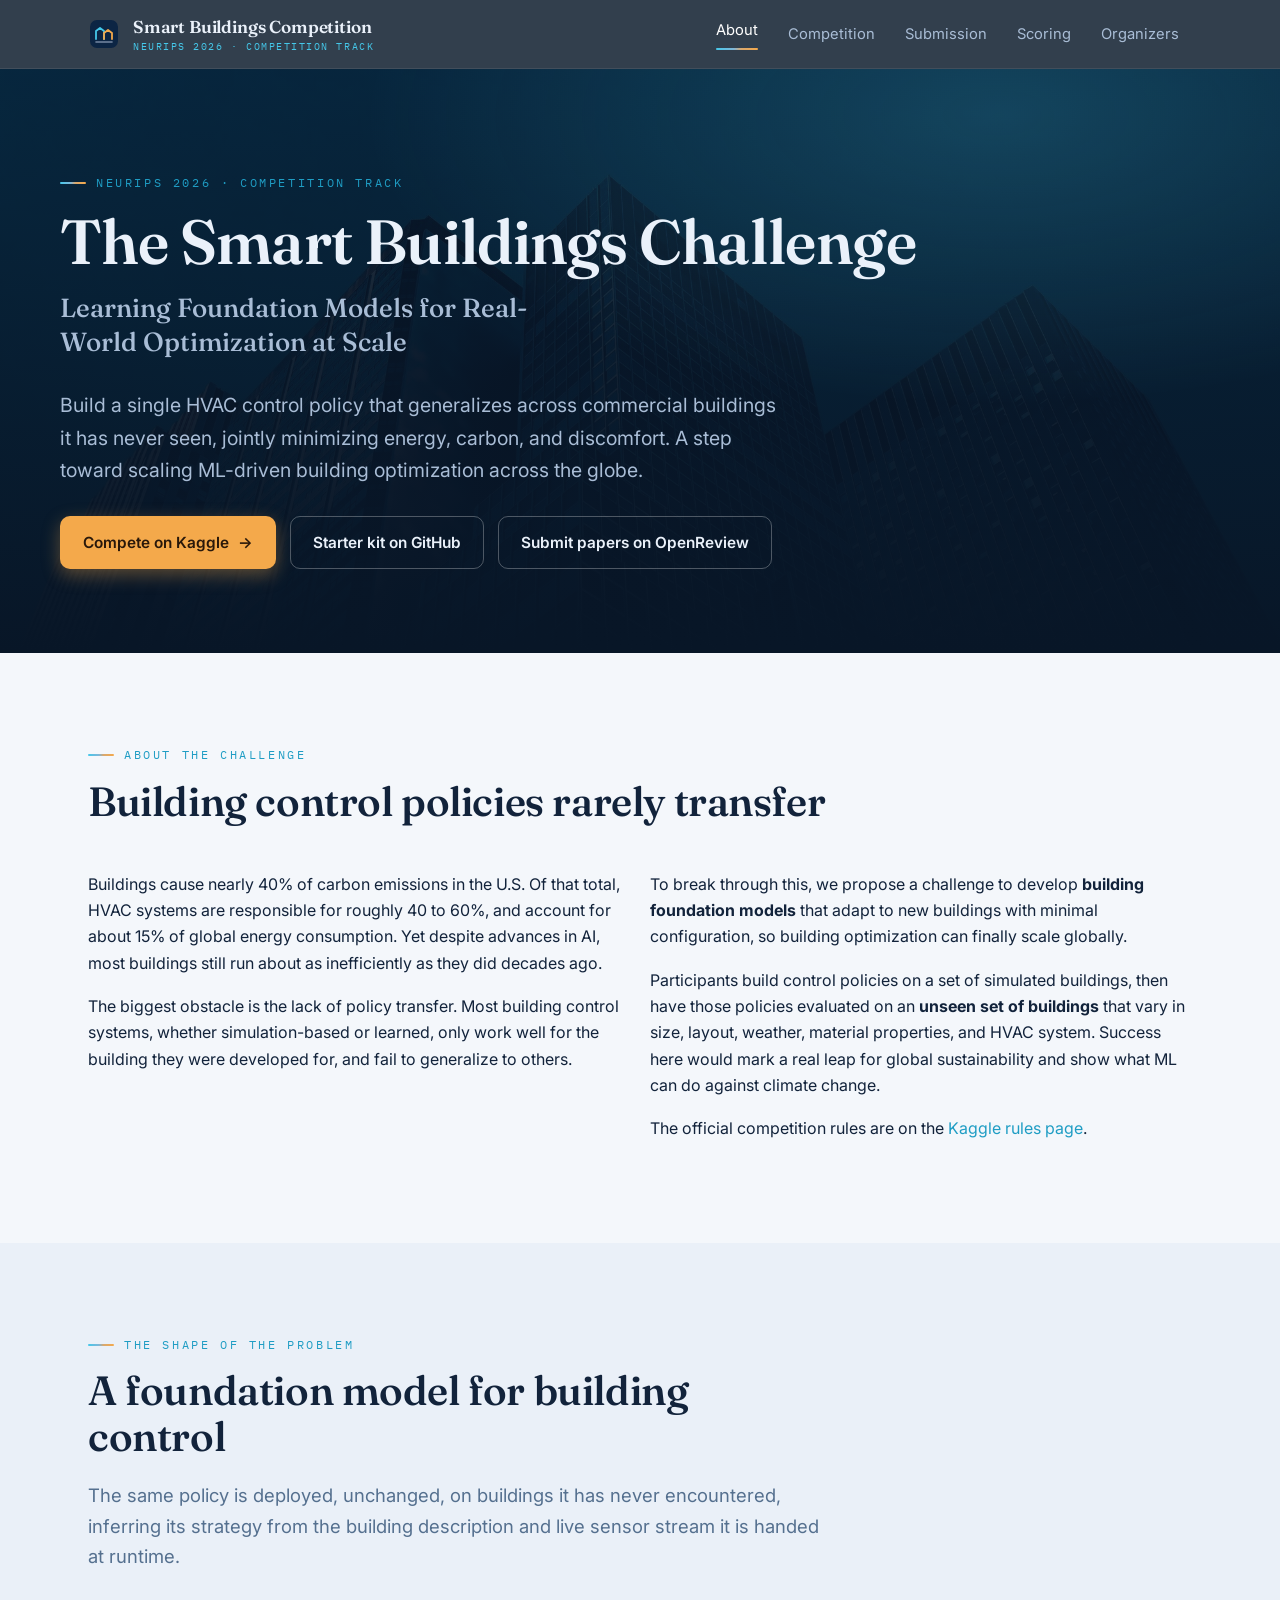
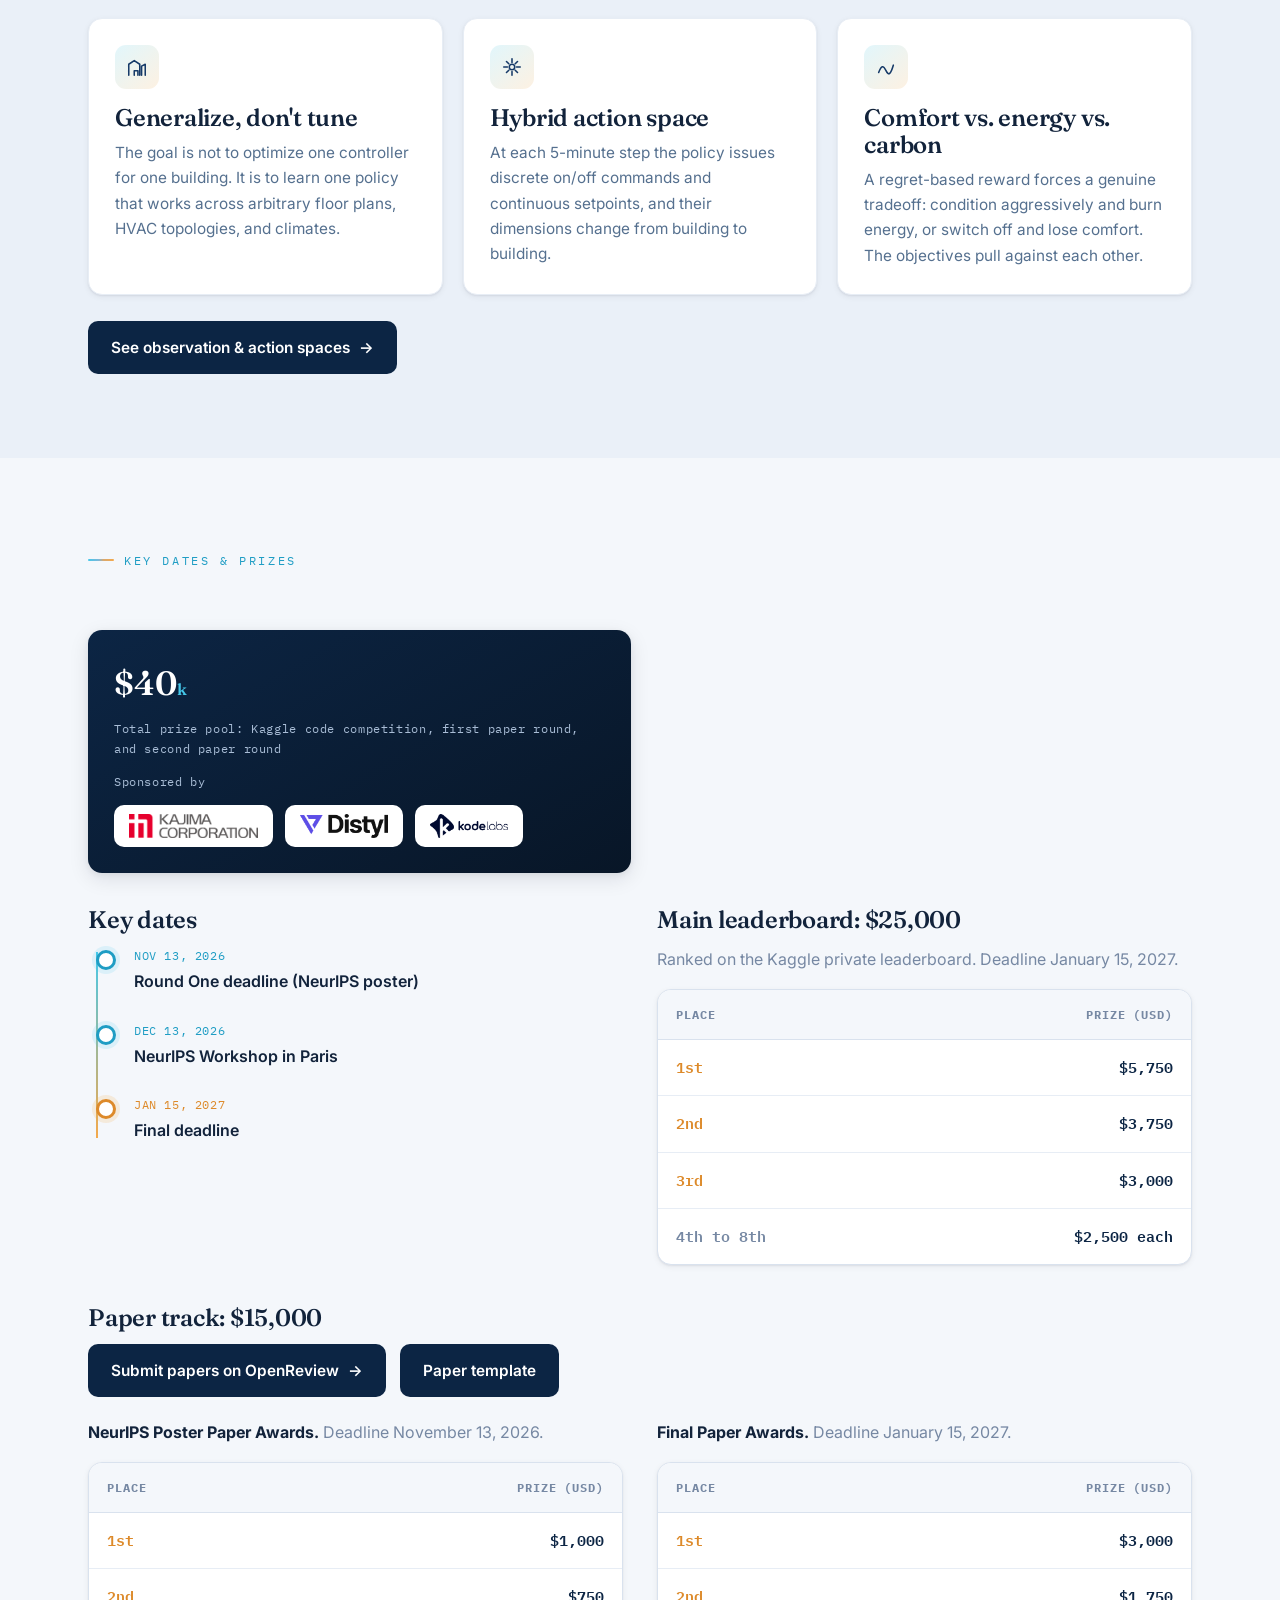
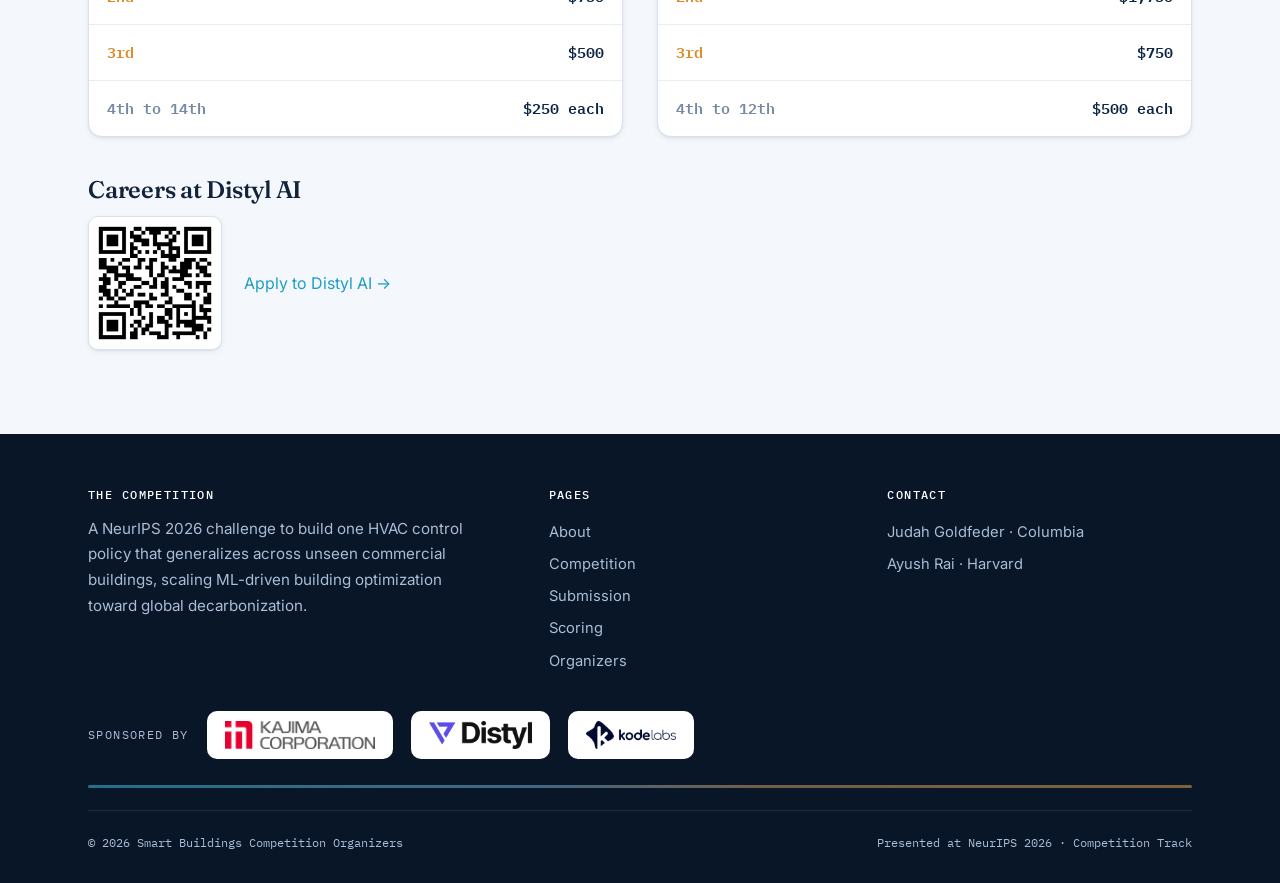
<file: index.html>
<!DOCTYPE html>
<html lang="en">
<head>
<meta charset="utf-8">
<meta name="viewport" content="width=device-width, initial-scale=1">
<title>Smart Buildings Competition 2026</title>
<meta name="description" content="A NeurIPS 2026 challenge to build one HVAC control policy that generalizes across unseen commercial buildings.">
<link rel="canonical" href="https://smart-buildings-2026.github.io/competition/">
<meta property="og:type" content="website">
<meta property="og:site_name" content="Smart Buildings Competition 2026">
<meta property="og:url" content="https://smart-buildings-2026.github.io/competition/">
<meta property="og:title" content="Smart Buildings Competition 2026">
<meta property="og:description" content="A NeurIPS 2026 challenge to build one HVAC control policy that generalizes across unseen commercial buildings.">
<meta property="og:image" content="https://smart-buildings-2026.github.io/competition/assets/images/og-preview.jpg">
<meta property="og:image:width" content="1200">
<meta property="og:image:height" content="630">
<meta property="og:image:alt" content="Glass office towers against a blue sky">
<meta name="twitter:card" content="summary_large_image">
<meta name="twitter:title" content="Smart Buildings Competition 2026">
<meta name="twitter:description" content="A NeurIPS 2026 challenge to build one HVAC control policy that generalizes across unseen commercial buildings.">
<meta name="twitter:image" content="https://smart-buildings-2026.github.io/competition/assets/images/og-preview.jpg">
<link rel="preconnect" href="https://fonts.googleapis.com">
<link rel="preconnect" href="https://fonts.gstatic.com" crossorigin>
<link href="https://fonts.googleapis.com/css2?family=Fraunces:opsz,wght@9..144,400..600&family=Inter:wght@400;500;600&family=IBM+Plex+Mono:wght@400;500&display=swap" rel="stylesheet">
<link rel="stylesheet" href="assets/css/style.css?v=4">
</head>
<body>

<!-- HERO -->
<section class="hero">
  <div class="hero__bg" style="background-image:url('assets/images/hero_buildings.jpg')"></div>
  <div class="hero__scrim"></div>
  <div class="wrap hero__inner">
    <p class="eyebrow">NeurIPS 2026 &middot; Competition Track</p>
    <h1>The Smart Buildings Challenge<span class="hero__sub">Learning Foundation Models for Real-World Optimization at Scale</span></h1>
    <p class="hero__lede">Build a single HVAC control policy that generalizes across commercial buildings it has never seen, jointly minimizing energy, carbon, and discomfort. A step toward scaling ML-driven building optimization across the globe.</p>
    <div class="hero__cta">
      <a class="btn btn--primary" href="https://www.kaggle.com/competitions/neurips-2026-smart-buildings" target="_blank" rel="noopener">Compete on Kaggle <span class="btn__arrow">&rarr;</span></a>
      <a class="btn btn--ghost" href="https://github.com/smart-buildings-2026/starter-kit" target="_blank" rel="noopener">Starter kit on GitHub</a>
      <a class="btn btn--ghost" href="https://openreview.net/group?id=NeurIPS.cc/2026/Workshop/SB26_Challenge" target="_blank" rel="noopener">Submit papers on OpenReview</a>
    </div>
  </div>
</section>

<!-- ABOUT -->
<section class="section">
  <div class="wrap">
    <div class="section-head reveal">
      <p class="eyebrow">About the challenge</p>
      <h2>Building control policies rarely transfer</h2>
    </div>
    <div class="grid grid--2" style="align-items:start">
      <div class="prose reveal">
        <p>Buildings cause nearly 40% of carbon emissions in the U.S. Of that total, HVAC systems are responsible for roughly 40 to 60%, and account for about 15% of global energy consumption. Yet despite advances in AI, most buildings still run about as inefficiently as they did decades ago.</p>
        <p>The biggest obstacle is the lack of policy transfer. Most building control systems, whether simulation-based or learned, only work well for the building they were developed for, and fail to generalize to others.</p>
      </div>
      <div class="prose reveal">
        <p>To break through this, we propose a challenge to develop <b>building foundation models</b> that adapt to new buildings with minimal configuration, so building optimization can finally scale globally.</p>
        <p>Participants build control policies on a set of simulated buildings, then have those policies evaluated on an <b>unseen set of buildings</b> that vary in size, layout, weather, material properties, and HVAC system. Success here would mark a real leap for global sustainability and show what ML can do against climate change.</p>
        <p>The official competition rules are on the <a href="https://www.kaggle.com/competitions/neurips-2026-smart-buildings/rules" target="_blank" rel="noopener">Kaggle rules page</a>.</p>
      </div>
    </div>
  </div>
</section>

<!-- WHAT YOU'LL DO (tiles) -->
<section class="section section--paper2">
  <div class="wrap">
    <div class="section-head reveal">
      <p class="eyebrow">The shape of the problem</p>
      <h2>A foundation model for building control</h2>
      <p class="lede">The same policy is deployed, unchanged, on buildings it has never encountered, inferring its strategy from the building description and live sensor stream it is handed at runtime.</p>
    </div>
    <div class="grid grid--3">
      <div class="tile reveal"><span class="tile__tag"></span>
        <div class="tile__ic">
          <svg width="22" height="22" viewBox="0 0 24 24" fill="none" stroke="currentColor" stroke-width="1.7"><path d="M3 21V9l6-4 6 4v12M9 21v-5h4v5M17 21V11l4-2v12" stroke-linecap="round" stroke-linejoin="round"/></svg>
        </div>
        <h3>Generalize, don't tune</h3>
        <p>The goal is not to optimize one controller for one building. It is to learn one policy that works across arbitrary floor plans, HVAC topologies, and climates.</p>
      </div>
      <div class="tile reveal"><span class="tile__tag"></span>
        <div class="tile__ic">
          <svg width="22" height="22" viewBox="0 0 24 24" fill="none" stroke="currentColor" stroke-width="1.7"><path d="M12 3v4M12 17v4M3 12h4M17 12h4M6 6l2.5 2.5M15.5 15.5 18 18M18 6l-2.5 2.5M8.5 15.5 6 18" stroke-linecap="round"/><circle cx="12" cy="12" r="3"/></svg>
        </div>
        <h3>Hybrid action space</h3>
        <p>At each 5-minute step the policy issues discrete on/off commands and continuous setpoints, and their dimensions change from building to building.</p>
      </div>
      <div class="tile reveal"><span class="tile__tag"></span>
        <div class="tile__ic">
          <svg width="22" height="22" viewBox="0 0 24 24" fill="none" stroke="currentColor" stroke-width="1.7"><path d="M4 18c3-8 5-8 8-2s5 4 8-6" stroke-linecap="round" stroke-linejoin="round"/></svg>
        </div>
        <h3>Comfort vs. energy vs. carbon</h3>
        <p>A regret-based reward forces a genuine tradeoff: condition aggressively and burn energy, or switch off and lose comfort. The objectives pull against each other.</p>
      </div>
    </div>
    <div style="margin-top:26px" class="reveal">
      <a class="btn btn--dark" href="competition.html">See observation &amp; action spaces <span class="btn__arrow">&rarr;</span></a>
    </div>
  </div>
</section>

<!-- DATES & PRIZES -->
<section class="section">
  <div class="wrap">
    <div class="section-head reveal">
      <p class="eyebrow">Key dates &amp; prizes</p>
    </div>
    <div class="ack reveal" style="margin:0 0 34px">
      <div class="ack__card">
        <div class="ack__amt">$40<span class="u">k</span></div>
        <div class="ack__by">Total prize pool: Kaggle code competition, first paper round, and second paper round</div>
        <div class="ack__by" style="margin-top:12px">Sponsored by</div>
        <div class="ack__logos">
          <a class="sponsor-chip" href="https://www.kajima.co.jp/english/" target="_blank" rel="noopener"><img src="assets/images/kajima.png" alt="Kajima Corporation"></a>
          <a class="sponsor-chip" href="https://www.distyl.ai/" target="_blank" rel="noopener"><img src="assets/images/distyl-logo.png" alt="Distyl AI"></a>
          <a class="sponsor-chip" href="https://kodelabs.com/" target="_blank" rel="noopener"><img src="assets/images/kodelabs-logo.png" alt="KODE Labs"></a>
        </div>
      </div>
    </div>
    <div class="grid grid--2" style="align-items:start;gap:34px">
      <div class="reveal">
        <h3 style="margin-top:0">Key dates</h3>
        <div class="timeline">
          <div class="tl-item"><div class="tl-date">Nov 13, 2026</div><div class="tl-title">Round One deadline (NeurIPS poster)</div></div>
          <div class="tl-item"><div class="tl-date">Dec 13, 2026</div><div class="tl-title">NeurIPS Workshop in Paris</div></div>
          <div class="tl-item is-final"><div class="tl-date">Jan 15, 2027</div><div class="tl-title">Final deadline</div></div>
        </div>
      </div>
      <div class="reveal">
        <h3 style="margin-top:0">Main leaderboard: $25,000</h3>
        <p style="color:var(--text-soft);margin-top:0">Ranked on the Kaggle private leaderboard. Deadline January 15, 2027.</p>
        <div class="lb-wrap">
          <table class="lb">
            <thead><tr><th style="cursor:default">Place</th><th class="num" style="cursor:default">Prize (USD)</th></tr></thead>
            <tbody>
              <tr><td class="lb-rank top">1st</td><td class="lb-score">$5,750</td></tr>
              <tr><td class="lb-rank top">2nd</td><td class="lb-score">$3,750</td></tr>
              <tr><td class="lb-rank top">3rd</td><td class="lb-score">$3,000</td></tr>
              <tr><td class="lb-rank" style="white-space:nowrap">4th to 8th</td><td class="lb-score">$2,500 each</td></tr>
            </tbody>
          </table>
        </div>
      </div>
    </div>

    <h3 class="reveal" style="margin-top:40px">Paper track: $15,000</h3>
    <div class="reveal" style="display:flex;flex-wrap:wrap;gap:14px;margin:4px 0 22px">
      <a class="btn btn--dark" href="https://openreview.net/group?id=NeurIPS.cc/2026/Workshop/SB26_Challenge" target="_blank" rel="noopener">Submit papers on OpenReview <span class="btn__arrow">&rarr;</span></a>
      <a class="btn btn--dark" href="https://drive.google.com/file/d/1NHtpV2Kwz39wuPDwA2FiyVWaQr7vGbWt/view" target="_blank" rel="noopener">Paper template</a>
    </div>
    <div class="grid grid--2 reveal" style="align-items:start;gap:34px">
      <div>
        <p style="color:var(--text-soft);margin-top:0"><b style="color:var(--text)">NeurIPS Poster Paper Awards.</b> Deadline November 13, 2026.</p>
        <div class="lb-wrap">
          <table class="lb">
            <thead><tr><th style="cursor:default">Place</th><th class="num" style="cursor:default">Prize (USD)</th></tr></thead>
            <tbody>
              <tr><td class="lb-rank top">1st</td><td class="lb-score">$1,000</td></tr>
              <tr><td class="lb-rank top">2nd</td><td class="lb-score">$750</td></tr>
              <tr><td class="lb-rank top">3rd</td><td class="lb-score">$500</td></tr>
              <tr><td class="lb-rank" style="white-space:nowrap">4th to 14th</td><td class="lb-score">$250 each</td></tr>
            </tbody>
          </table>
        </div>
      </div>
      <div>
        <p style="color:var(--text-soft);margin-top:0"><b style="color:var(--text)">Final Paper Awards.</b> Deadline January 15, 2027.</p>
        <div class="lb-wrap">
          <table class="lb">
            <thead><tr><th style="cursor:default">Place</th><th class="num" style="cursor:default">Prize (USD)</th></tr></thead>
            <tbody>
              <tr><td class="lb-rank top">1st</td><td class="lb-score">$3,000</td></tr>
              <tr><td class="lb-rank top">2nd</td><td class="lb-score">$1,750</td></tr>
              <tr><td class="lb-rank top">3rd</td><td class="lb-score">$750</td></tr>
              <tr><td class="lb-rank" style="white-space:nowrap">4th to 12th</td><td class="lb-score">$500 each</td></tr>
            </tbody>
          </table>
        </div>
      </div>
    </div>

    <h3 class="reveal" style="margin-top:40px">Careers at Distyl AI</h3>
    <div class="careers reveal">
      <a class="sponsor-chip sponsor-chip--qr" href="https://jobs.ashbyhq.com/Distyl/form/neur-ips-2026" target="_blank" rel="noopener"><img src="assets/images/distyl-ai-qrcode.png" alt="QR code: Distyl AI careers application for NeurIPS 2026"></a>
      <div class="careers__text">
        <a href="https://jobs.ashbyhq.com/Distyl/form/neur-ips-2026" target="_blank" rel="noopener">Apply to Distyl AI &rarr;</a>
      </div>
    </div>
  </div>
</section>

<script src="assets/js/site.js?v=4"></script>
</body>
</html>
</file>
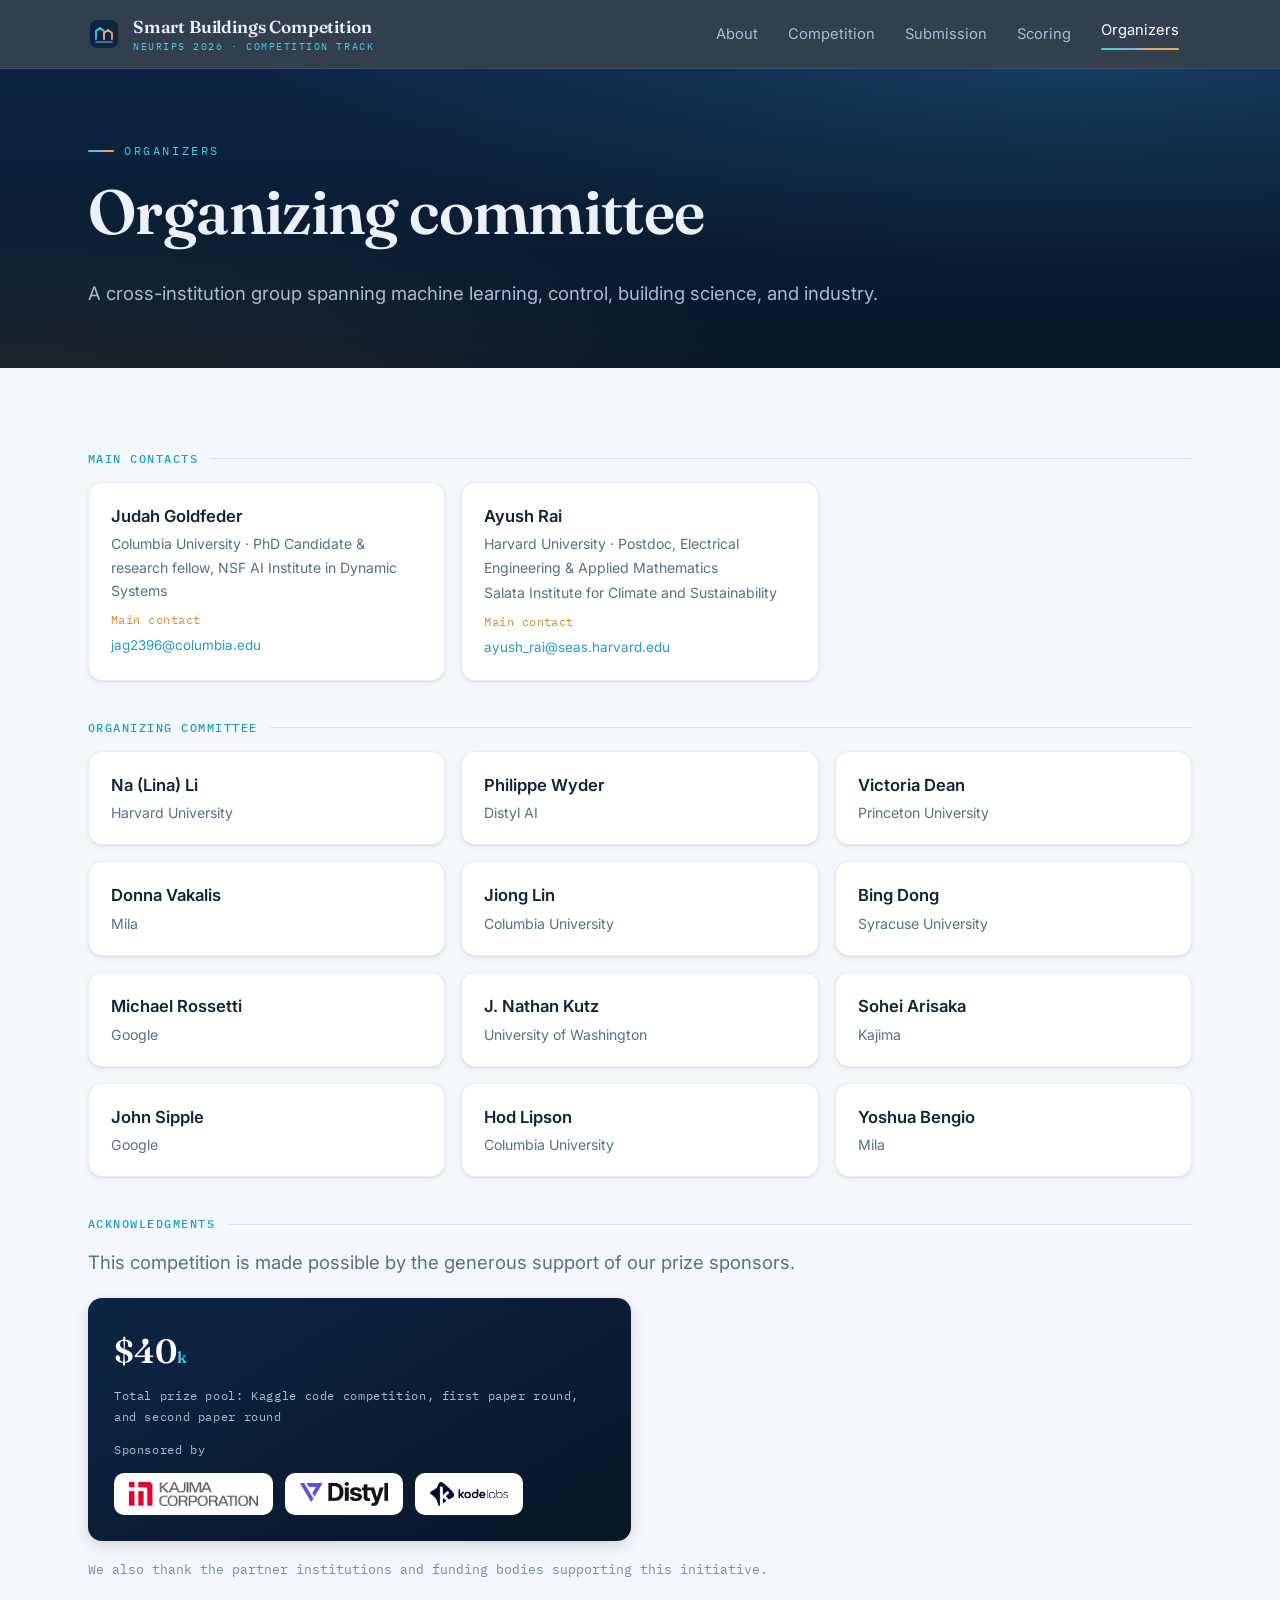
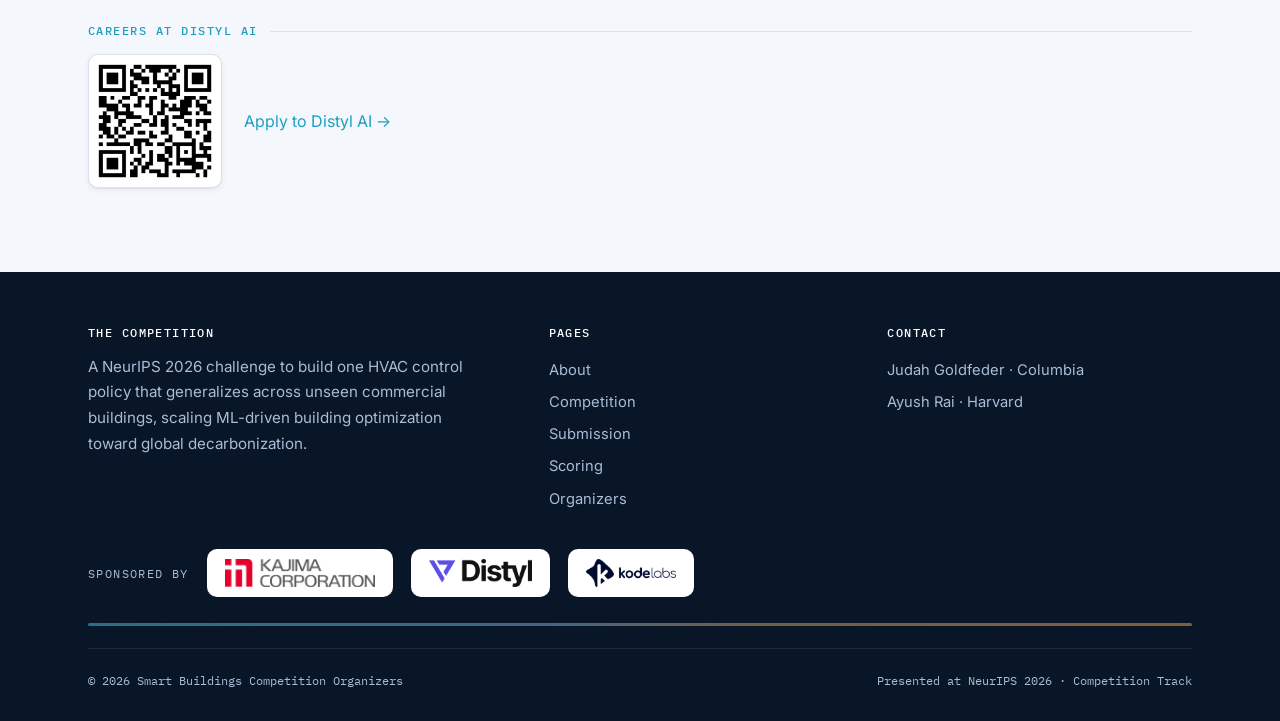
<file: organizers.html>
<!DOCTYPE html>
<html lang="en">
<head>
<meta charset="utf-8">
<meta name="viewport" content="width=device-width, initial-scale=1">
<title>Organizers | Smart Buildings Competition 2026</title>
<meta name="description" content="The organizing committee and acknowledgments.">
<link rel="canonical" href="https://smart-buildings-2026.github.io/competition/organizers.html">
<meta property="og:type" content="website">
<meta property="og:site_name" content="Smart Buildings Competition 2026">
<meta property="og:url" content="https://smart-buildings-2026.github.io/competition/organizers.html">
<meta property="og:title" content="Organizers | Smart Buildings Competition 2026">
<meta property="og:description" content="The organizing committee and acknowledgments.">
<meta property="og:image" content="https://smart-buildings-2026.github.io/competition/assets/images/og-preview.jpg">
<meta property="og:image:width" content="1200">
<meta property="og:image:height" content="630">
<meta property="og:image:alt" content="Glass office towers against a blue sky">
<meta name="twitter:card" content="summary_large_image">
<meta name="twitter:title" content="Organizers | Smart Buildings Competition 2026">
<meta name="twitter:description" content="The organizing committee and acknowledgments.">
<meta name="twitter:image" content="https://smart-buildings-2026.github.io/competition/assets/images/og-preview.jpg">
<link rel="preconnect" href="https://fonts.googleapis.com">
<link rel="preconnect" href="https://fonts.gstatic.com" crossorigin>
<link href="https://fonts.googleapis.com/css2?family=Fraunces:opsz,wght@9..144,400..600&family=Inter:wght@400;500;600&family=IBM+Plex+Mono:wght@400;500&display=swap" rel="stylesheet">
<link rel="stylesheet" href="assets/css/style.css?v=4">
</head>
<body>

<section class="page-hero section--ink">
  <div class="wrap">
    <p class="eyebrow">Organizers</p>
    <h1>Organizing committee</h1>
    <p class="lede">A cross-institution group spanning machine learning, control, building science, and industry.</p>
  </div>
</section>

<section class="section">
  <div class="wrap">

    <div class="org-group reveal">
      <h3>Main contacts</h3>
      <div class="people">
        <div class="person">
          <div class="person__name">Judah Goldfeder</div>
          <div class="person__role">Columbia University &middot; PhD Candidate &amp; research fellow, NSF AI Institute in Dynamic Systems</div>
          <span class="person__lead">Main contact</span>
          <div><a href="mailto:jag2396@columbia.edu">jag2396@columbia.edu</a></div>
        </div>
        <div class="person">
          <div class="person__name">Ayush Rai</div>
          <div class="person__role">Harvard University &middot; Postdoc, Electrical Engineering &amp; Applied Mathematics</div>
          <div class="person__role">Salata Institute for Climate and Sustainability</div>
          <span class="person__lead">Main contact</span>
          <div><a href="mailto:ayush_rai@seas.harvard.edu">ayush_rai@seas.harvard.edu</a></div>
        </div>
      </div>
    </div>

    <div class="org-group reveal">
      <h3>Organizing committee</h3>
      <div class="people">
        <div class="person"><div class="person__name">Na (Lina) Li</div><div class="person__role">Harvard University</div></div>
        <div class="person"><div class="person__name">Philippe Wyder</div><div class="person__role">Distyl AI</div></div>
        <div class="person"><div class="person__name">Victoria Dean</div><div class="person__role">Princeton University</div></div>
        <div class="person"><div class="person__name">Donna Vakalis</div><div class="person__role">Mila</div></div>
        <div class="person"><div class="person__name">Jiong Lin</div><div class="person__role">Columbia University</div></div>
        <div class="person"><div class="person__name">Bing Dong</div><div class="person__role">Syracuse University</div></div>
        <div class="person"><div class="person__name">Michael Rossetti</div><div class="person__role">Google</div></div>
        <div class="person"><div class="person__name">J. Nathan Kutz</div><div class="person__role">University of Washington</div></div>
        <div class="person"><div class="person__name">Sohei Arisaka</div><div class="person__role">Kajima</div></div>
        <div class="person"><div class="person__name">John Sipple</div><div class="person__role">Google</div></div>
        <div class="person"><div class="person__name">Hod Lipson</div><div class="person__role">Columbia University</div></div>
        <div class="person"><div class="person__name">Yoshua Bengio</div><div class="person__role">Mila</div></div>
      </div>
    </div>

    <div class="org-group reveal" style="margin-bottom:0">
      <h3>Acknowledgments</h3>
      <p class="lede" style="margin-bottom:20px">This competition is made possible by the generous support of our prize sponsors.</p>
      <div class="ack">
        <div class="ack__card">
          <div class="ack__amt">$40<span class="u">k</span></div>
          <div class="ack__by">Total prize pool: Kaggle code competition, first paper round, and second paper round</div>
          <div class="ack__by" style="margin-top:12px">Sponsored by</div>
        <div class="ack__logos">
          <a class="sponsor-chip" href="https://www.kajima.co.jp/english/" target="_blank" rel="noopener"><img src="assets/images/kajima.png" alt="Kajima Corporation"></a>
          <a class="sponsor-chip" href="https://www.distyl.ai/" target="_blank" rel="noopener"><img src="assets/images/distyl-logo.png" alt="Distyl AI"></a>
          <a class="sponsor-chip" href="https://kodelabs.com/" target="_blank" rel="noopener"><img src="assets/images/kodelabs-logo.png" alt="KODE Labs"></a>
        </div>
        </div>
      </div>
      <p style="color:var(--text-soft);font-family:var(--ff-mono);font-size:.8rem;margin-top:18px">We also thank the partner institutions and funding bodies supporting this initiative.</p>
    </div>

    <div class="org-group reveal" style="margin-top:44px;margin-bottom:0">
      <h3>Careers at Distyl AI</h3>
      <div class="careers">
        <a class="sponsor-chip sponsor-chip--qr" href="https://jobs.ashbyhq.com/Distyl/form/neur-ips-2026" target="_blank" rel="noopener"><img src="assets/images/distyl-ai-qrcode.png" alt="QR code: Distyl AI careers application for NeurIPS 2026"></a>
        <div class="careers__text">
          <a href="https://jobs.ashbyhq.com/Distyl/form/neur-ips-2026" target="_blank" rel="noopener">Apply to Distyl AI &rarr;</a>
        </div>
      </div>
    </div>

  </div>
</section>

<script src="assets/js/site.js?v=4"></script>
</body>
</html>
</file>
<file: assets/css/style.css>
/* ============================================================
   Smart Buildings Competition 2026
   Shared stylesheet
   Palette: deep navy ink + cool/warm dual accent
   (cyan = cooling, amber = heating/energy — the reward tradeoff)
   ============================================================ */

:root {
  /* Core navy scale */
  --ink:      #081627;
  --navy:     #0c2544;
  --slate:    #163a68;
  --steel:    #2c568f;

  /* Accents — the comfort/energy spectrum */
  --cool:     #45c8ea;   /* cooling air */
  --cool-dk:  #1f9dc4;
  --warm:     #f4a94b;   /* heating / energy */
  --warm-dk:  #dd8a2a;

  /* Surfaces & text */
  --paper:    #f4f7fb;
  --paper-2:  #eaf0f8;
  --card:     #ffffff;
  --text:     #12233b;
  --text-dim: #55708f;
  --text-soft:#7688a3;
  --line:     #d9e2ee;
  --line-soft:#e7edf5;

  /* On-dark text */
  --on-dark:      #eaf1fa;
  --on-dark-dim:  #a9bdd6;

  /* Signature gradient: cool -> warm */
  --spectrum: linear-gradient(90deg, var(--cool) 0%, #7fb6d8 42%, #d9a86e 60%, var(--warm) 100%);

  --maxw: 1160px;
  --radius: 14px;
  --radius-sm: 9px;

  --shadow-sm: 0 1px 2px rgba(8,22,39,.06), 0 2px 6px rgba(8,22,39,.06);
  --shadow-md: 0 6px 20px rgba(8,22,39,.10), 0 2px 6px rgba(8,22,39,.06);
  --shadow-lg: 0 18px 50px rgba(8,22,39,.18);

  --ff-display: "Fraunces", Georgia, "Times New Roman", serif;
  --ff-body: "Inter", system-ui, -apple-system, Segoe UI, Roboto, sans-serif;
  --ff-mono: "IBM Plex Mono", ui-monospace, SFMono-Regular, Menlo, monospace;
}

* { box-sizing: border-box; }

html { scroll-behavior: smooth; scroll-padding-top: 92px; }

body {
  margin: 0;
  font-family: var(--ff-body);
  color: var(--text);
  background: var(--paper);
  line-height: 1.65;
  -webkit-font-smoothing: antialiased;
  text-rendering: optimizeLegibility;
}

img { max-width: 100%; display: block; }
a { color: var(--cool-dk); text-decoration: none; }
a:hover { text-decoration: underline; }

/* ---------- Layout helpers ---------- */
.wrap { max-width: var(--maxw); margin: 0 auto; padding: 0 28px; }
.section { padding: 84px 0; }
.section--tight { padding: 56px 0; }
.section--paper2 { background: var(--paper-2); }
.section--ink {
  background:
    radial-gradient(120% 140% at 85% -10%, rgba(69,200,234,.16), transparent 55%),
    radial-gradient(120% 140% at 0% 120%, rgba(244,169,75,.12), transparent 55%),
    linear-gradient(180deg, var(--navy), var(--ink));
  color: var(--on-dark);
}
.section--ink .lede { color: var(--on-dark-dim); }

.spectrum-rule {
  height: 3px; width: 100%; border: 0; margin: 0;
  background: var(--spectrum);
  border-radius: 3px;
}

/* ---------- Type ---------- */
h1, h2, h3, h4 { font-family: var(--ff-display); font-weight: 560; line-height: 1.12; letter-spacing: -.01em; margin: 0 0 .5em; }
h1 { font-size: clamp(2.3rem, 5.2vw, 3.9rem); font-weight: 600; }
h2 { font-size: clamp(1.7rem, 3.4vw, 2.55rem); }
h3 { font-size: clamp(1.2rem, 2vw, 1.5rem); }
p { margin: 0 0 1.05em; }

.eyebrow {
  font-family: var(--ff-mono);
  font-size: .74rem;
  letter-spacing: .22em;
  text-transform: uppercase;
  color: var(--cool-dk);
  margin: 0 0 14px;
  display: inline-flex;
  align-items: center;
  gap: 10px;
}
.eyebrow::before {
  content: ""; width: 26px; height: 2px; background: var(--spectrum); border-radius: 2px;
}
.section--ink .eyebrow { color: var(--cool); }

.lede {
  font-size: 1.16rem;
  color: var(--text-dim);
  max-width: 68ch;
}
.section-head { max-width: 74ch; margin-bottom: 46px; }

/* ---------- Header / nav ---------- */
.site-header {
  position: sticky; top: 0; z-index: 50;
  background: rgba(8,22,39,.82);
  backdrop-filter: saturate(140%) blur(12px);
  -webkit-backdrop-filter: saturate(140%) blur(12px);
  border-bottom: 1px solid rgba(255,255,255,.08);
}
.nav {
  display: flex; align-items: center; justify-content: space-between;
  height: 68px; gap: 20px;
}
.brand { display: flex; align-items: center; gap: 13px; color: var(--on-dark); font-weight: 600; }
.brand:hover { text-decoration: none; }
.brand__mark { width: 32px; height: 32px; flex: none; }
.brand__name {
  font-family: var(--ff-display);
  font-size: 1.08rem;
  letter-spacing: -.01em;
  line-height: 1.2;
  white-space: nowrap;
}
.brand__name small {
  display: block; font-family: var(--ff-mono); font-weight: 400;
  font-size: .6rem; letter-spacing: .16em; color: var(--cool);
  text-transform: uppercase; margin-top: 4px; line-height: 1;
}
.nav__links { display: flex; align-items: center; gap: 4px; }
.nav__links a {
  color: var(--on-dark-dim); font-size: .92rem; padding: 8px 13px; border-radius: 8px;
  transition: color .18s, background .18s;
}
.nav__links a:hover { color: #fff; background: rgba(255,255,255,.07); text-decoration: none; }
.nav__links a.active { color: #fff; }
.nav__links a.active::after {
  content: ""; display: block; height: 2px; margin-top: 5px; border-radius: 2px; background: var(--spectrum);
}
.nav__cta {
  margin-left: 6px; background: var(--warm); color: #29180a !important; font-weight: 600;
  padding: 8px 16px !important; border-radius: 8px;
}
.nav__cta:hover { background: #ffbc63; text-decoration: none; }

.nav__toggle {
  display: none; background: none; border: 1px solid rgba(255,255,255,.2);
  border-radius: 8px; width: 42px; height: 38px; color: var(--on-dark); cursor: pointer;
}
.nav__toggle span, .nav__toggle span::before, .nav__toggle span::after {
  display:block; width:18px; height:2px; background: currentColor; position: relative; margin: 0 auto;
  transition: transform .2s;
}
.nav__toggle span::before { content:""; position:absolute; top:-6px; }
.nav__toggle span::after  { content:""; position:absolute; top: 6px; }

/* ---------- Buttons ---------- */
.btn {
  display: inline-flex; align-items: center; gap: 9px;
  font-family: var(--ff-body); font-weight: 600; font-size: .96rem;
  padding: 13px 22px; border-radius: 10px; border: 1px solid transparent; cursor: pointer;
  transition: transform .16s, background .18s, box-shadow .18s;
}
.btn:hover { text-decoration: none; transform: translateY(-1px); }
.btn--primary { background: var(--warm); color: #29180a; box-shadow: 0 6px 18px rgba(244,169,75,.35); }
.btn--primary:hover { background: #ffbc63; }
.btn--ghost { background: transparent; color: var(--on-dark); border-color: rgba(255,255,255,.28); }
.btn--ghost:hover { background: rgba(255,255,255,.08); }
.btn--dark { background: var(--navy); color: #fff; }
.btn--dark:hover { background: var(--slate); }

/* Coming-soon (placeholder) states, used until the Kaggle page is live.
   Same amber look as the live buttons, just non-clickable. */
.btn--soon {
  background: var(--warm); color: #29180a; border-color: transparent;
  box-shadow: 0 6px 18px rgba(244,169,75,.35); cursor: default;
}
.btn--soon:hover { transform: none; background: var(--warm); }
.nav__soon {
  margin-left: 6px; display: inline-block; padding: 8px 16px; border-radius: 8px;
  font-weight: 600; font-size: .92rem; color: #29180a; background: var(--warm);
  white-space: nowrap; cursor: default;
}
.footer-soon { color: var(--on-dark-dim); opacity: .7; display: block; padding: 4px 0; font-size: .92rem; }

/* ---------- Sponsor logo ---------- */
.sponsor-chip {
  display: inline-flex; align-items: center; justify-content: center;
  background: #fff; border-radius: 10px; padding: 12px 20px; text-decoration: none;
  transition: box-shadow .18s ease, transform .18s ease;
}
.sponsor-chip:hover { box-shadow: var(--shadow-md); transform: translateY(-1px); }
.sponsor-chip img { display: block; height: 30px; width: auto; }
.footer-sponsor { display: flex; align-items: center; gap: 18px; margin: 6px 0 26px; flex-wrap: wrap; }
.footer-sponsor .sponsor-chip { padding: 10px 18px; }
.footer-sponsor .sponsor-chip img { height: 28px; }
.footer-sponsor__label {
  font-family: var(--ff-mono); font-size: .72rem; letter-spacing: .12em;
  text-transform: uppercase; color: var(--on-dark-dim);
}
.sponsor-band__label {
  font-family: var(--ff-mono); font-size: .76rem; letter-spacing: .14em;
  text-transform: uppercase; color: var(--text-soft); margin-bottom: 18px;
}
.sponsor-chip--lg { padding: 22px 40px; box-shadow: var(--shadow-md); border: 1px solid var(--line); }
.sponsor-chip--lg img { height: 50px; }
@media (max-width: 520px) { .sponsor-chip--lg img { height: 38px; } .sponsor-chip--lg { padding: 18px 26px; } }

/* Strip directly beneath the hero */
.sponsor-strip { background: var(--paper-2); border-bottom: 1px solid var(--line); }
.sponsor-strip__inner {
  display: flex; align-items: center; gap: 18px; flex-wrap: wrap;
  padding: 26px 0;
}
.sponsor-strip__label {
  font-family: var(--ff-mono); font-size: .74rem; letter-spacing: .12em;
  text-transform: uppercase; color: var(--text-soft);
}
.sponsor-strip .sponsor-chip { padding: 14px 26px; box-shadow: var(--shadow-sm); border: 1px solid var(--line); }
.sponsor-strip .sponsor-chip img { height: 46px; }
@media (max-width: 520px) { .sponsor-strip .sponsor-chip img { height: 36px; } }
.btn__arrow { transition: transform .18s; }
.btn:hover .btn__arrow { transform: translateX(3px); }

/* ---------- Hero ---------- */
.hero {
  position: relative; color: var(--on-dark); overflow: hidden;
  background: var(--ink);
}
.hero__bg {
  position: absolute; inset: 0; z-index: 0;
  background-size: cover; background-position: center 40%;
  opacity: .28;
}
.hero__scrim {
  position: absolute; inset: 0; z-index: 1;
  background:
    radial-gradient(90% 90% at 78% 8%, rgba(69,200,234,.20), transparent 55%),
    linear-gradient(180deg, rgba(8,22,39,.55) 0%, rgba(8,22,39,.86) 62%, var(--ink) 100%);
}
.hero__inner { position: relative; z-index: 2; padding: 96px 0 76px; }
.hero h1 { max-width: 22ch; }
.hero h1 .hero__sub {
  display: block; font-size: .42em; font-weight: 500; line-height: 1.28;
  color: var(--on-dark-dim); margin-top: .55em; letter-spacing: 0; max-width: 30ch;
}
.hero h1 .grad { background: var(--spectrum); -webkit-background-clip: text; background-clip: text; color: transparent; }
.hero__lede { font-size: 1.22rem; color: var(--on-dark-dim); max-width: 60ch; margin-bottom: 30px; }
.hero__cta { display: flex; flex-wrap: wrap; gap: 14px; margin-bottom: 8px; }

/* Stat strip */
.stats {
  position: relative; z-index: 2;
  border-top: 1px solid rgba(255,255,255,.10);
  display: grid; grid-template-columns: repeat(4, 1fr);
}
.stat { padding: 26px 28px; border-left: 1px solid rgba(255,255,255,.08); }
.stat:first-child { border-left: 0; }
.stat__num { font-family: var(--ff-display); font-size: 2rem; font-weight: 600; color: #fff; line-height: 1; }
.stat__num .u { font-size: 1.1rem; color: var(--cool); margin-left: 2px; }
.stat__lab { font-family: var(--ff-mono); font-size: .72rem; letter-spacing: .06em; color: var(--on-dark-dim); margin-top: 8px; text-transform: uppercase; }

/* ---------- Tiles / cards ---------- */
.grid { display: grid; gap: 20px; }
.grid--2 { grid-template-columns: repeat(2, 1fr); }
.grid--3 { grid-template-columns: repeat(3, 1fr); }
.grid--4 { grid-template-columns: repeat(4, 1fr); }

.tile {
  background: var(--card); border: 1px solid var(--line-soft); border-radius: var(--radius);
  padding: 26px; box-shadow: var(--shadow-sm); position: relative; overflow: hidden;
  transition: transform .18s, box-shadow .18s, border-color .18s;
}
.tile:hover { transform: translateY(-3px); box-shadow: var(--shadow-md); border-color: var(--line); }
.tile__ic {
  width: 44px; height: 44px; border-radius: 11px; display: grid; place-items: center; margin-bottom: 16px;
  background: linear-gradient(140deg, rgba(69,200,234,.16), rgba(244,169,75,.16));
  color: var(--slate);
}
.tile h3 { margin-bottom: 8px; }
.tile p { color: var(--text-dim); font-size: .96rem; margin: 0; }
.tile__tag {
  position: absolute; top: 0; left: 0; width: 100%; height: 3px; background: var(--spectrum);
  transform: scaleX(0); transform-origin: left; transition: transform .3s;
}
.tile:hover .tile__tag { transform: scaleX(1); }

/* Component tiles (building parts) */
.parts { display: grid; grid-template-columns: repeat(2, 1fr); gap: 18px; }
.part {
  border: 1px solid var(--line-soft); border-radius: var(--radius); padding: 22px 24px; background: var(--card);
  display: flex; gap: 16px; align-items: flex-start; box-shadow: var(--shadow-sm);
}
.part__k { font-family: var(--ff-mono); font-size: .82rem; color: var(--cool-dk); flex: none; margin-top: 3px; }
.part h3 { font-size: 1.1rem; margin-bottom: 5px; }
.part p { margin: 0; color: var(--text-dim); font-size: .93rem; }

/* ---------- Figures ---------- */
figure.fig { margin: 34px 0; }
figure.fig img {
  width: 100%; border-radius: var(--radius); border: 1px solid var(--line);
  background: #fff; box-shadow: var(--shadow-sm);
}
figure.fig.fig--pad img { padding: 14px; }
figure.fig figcaption {
  font-family: var(--ff-mono); font-size: .8rem; color: var(--text-soft);
  line-height: 1.6; margin-top: 12px; padding-left: 14px; border-left: 2px solid var(--cool);
}
figure.fig figcaption b { color: var(--text-dim); font-weight: 600; }

/* ---------- Prose blocks ---------- */
.prose { max-width: 74ch; }
.prose h2 { margin-top: 8px; }
.prose h3 { margin-top: 34px; color: var(--slate); }
.prose ul { padding-left: 0; list-style: none; margin: 0 0 1.2em; }
.prose ul li { position: relative; padding-left: 26px; margin-bottom: 10px; color: var(--text-dim); }
.prose ul li::before {
  content: ""; position: absolute; left: 4px; top: .62em; width: 9px; height: 9px; border-radius: 3px;
  background: var(--spectrum);
}
.prose ul li b, .prose ul li strong { color: var(--text); }

/* callout */
.callout {
  background: linear-gradient(180deg, #fff, var(--paper-2));
  border: 1px solid var(--line); border-left: 4px solid var(--cool);
  border-radius: var(--radius); padding: 20px 24px; margin: 26px 0;
}
.callout p:last-child { margin: 0; }

/* Keep single-column text blocks on the competition page aligned to the
   same reading measure as the prose, so line lengths stay consistent. */
#overview > .callout,
#reward > .eq,
#reward > .weights { max-width: 74ch; }

/* equation card */
.eq {
  background: var(--navy); color: var(--on-dark); border-radius: var(--radius);
  padding: 26px 28px; margin: 24px 0; overflow-x: auto; box-shadow: var(--shadow-md);
}
.eq .mjx-chtml, .eq mjx-container { color: #fff !important; }
.eq__note { font-family: var(--ff-mono); font-size: .76rem; color: var(--on-dark-dim); margin-top: 12px; }

/* ---------- Reward weight bar (signature data viz) ---------- */
.weights { margin: 26px 0; }
.weights__bar { display: flex; height: 54px; border-radius: 10px; overflow: hidden; box-shadow: var(--shadow-sm); }
.weights__seg { display: grid; place-items: center; color: #fff; font-weight: 600; font-size: .95rem; }
.weights__seg small { display:block; font-family: var(--ff-mono); font-weight: 400; font-size: .68rem; opacity: .85; }
.w-comfort { background: linear-gradient(135deg, #2c568f, #163a68); flex: 0.6; }
.w-energy  { background: linear-gradient(135deg, var(--warm), var(--warm-dk)); flex: 0.2; color: #29180a; }
.w-carbon  { background: linear-gradient(135deg, #7a8aa0, #55708f); flex: 0.2; }

/* ---------- Timeline (key dates) ---------- */
.timeline { position: relative; margin: 10px 0 0; padding-left: 6px; }
.timeline::before {
  content: ""; position: absolute; left: 8px; top: 6px; bottom: 6px; width: 2px;
  background: linear-gradient(180deg, var(--cool), var(--warm));
}
.tl-item { position: relative; padding: 0 0 26px 40px; }
.tl-item:last-child { padding-bottom: 0; }
.tl-item::before {
  content: ""; position: absolute; left: 2px; top: 4px; width: 14px; height: 14px; border-radius: 50%;
  background: #fff; border: 3px solid var(--cool-dk); box-shadow: 0 0 0 4px rgba(69,200,234,.14);
}
.tl-item.is-final::before { border-color: var(--warm-dk); box-shadow: 0 0 0 4px rgba(244,169,75,.18); }
.tl-date { font-family: var(--ff-mono); font-size: .76rem; letter-spacing: .05em; text-transform: uppercase; color: var(--cool-dk); }
.tl-item.is-final .tl-date { color: var(--warm-dk); }
.tl-title { font-weight: 600; margin-top: 2px; color: var(--text); }

/* ---------- Rules (numbered) ---------- */
.rules { counter-reset: rule; list-style: none; padding: 0; margin: 0; display: grid; gap: 16px; }
.rules > li {
  counter-increment: rule; position: relative; background: var(--card);
  border: 1px solid var(--line-soft); border-radius: var(--radius);
  padding: 22px 24px 22px 74px; box-shadow: var(--shadow-sm);
}
.rules > li::before {
  content: counter(rule, decimal-leading-zero);
  position: absolute; left: 22px; top: 20px;
  font-family: var(--ff-mono); font-size: .92rem; font-weight: 500; color: var(--cool-dk);
  background: var(--paper-2); border-radius: 8px; padding: 4px 8px;
}
.rules h3 { font-size: 1.06rem; margin: 0 0 6px; font-family: var(--ff-body); font-weight: 600; }
.rules p { margin: 0; color: var(--text-dim); font-size: .95rem; }
.rules ol { margin: 8px 0 0; padding-left: 20px; color: var(--text-dim); font-size: .93rem; }
.rules ol li { margin-bottom: 5px; }

/* ---------- Sub-nav (sticky within a page) ---------- */
.subnav {
  position: sticky; top: 68px; z-index: 20;
  background: rgba(244,247,251,.9); backdrop-filter: blur(8px);
  border-bottom: 1px solid var(--line); margin-bottom: 40px;
}
.subnav__inner { display: flex; gap: 6px; overflow-x: auto; padding: 12px 0; }
.subnav a {
  white-space: nowrap; font-size: .88rem; color: var(--text-dim); padding: 7px 14px; border-radius: 8px;
}
.subnav a:hover { background: var(--paper-2); text-decoration: none; color: var(--text); }
.subnav a.active { background: var(--navy); color: #fff; }

/* ---------- Leaderboard ---------- */
.lb-toolbar { display: flex; flex-wrap: wrap; gap: 14px; align-items: center; justify-content: space-between; margin-bottom: 18px; }
.lb-scope { display: inline-flex; background: var(--paper-2); border: 1px solid var(--line); border-radius: 10px; padding: 4px; }
.lb-scope button {
  font-family: var(--ff-body); font-size: .86rem; font-weight: 600; border: 0; background: none; cursor: pointer;
  color: var(--text-dim); padding: 7px 16px; border-radius: 7px;
}
.lb-scope button.active { background: #fff; color: var(--navy); box-shadow: var(--shadow-sm); }
.lb-updated { font-family: var(--ff-mono); font-size: .76rem; color: var(--text-soft); }

.lb-wrap { background: var(--card); border: 1px solid var(--line); border-radius: var(--radius); overflow: hidden; box-shadow: var(--shadow-sm); }
table.lb { width: 100%; border-collapse: collapse; font-size: .95rem; }
table.lb thead th {
  text-align: left; font-family: var(--ff-mono); font-size: .72rem; letter-spacing: .08em; text-transform: uppercase;
  color: var(--text-soft); padding: 15px 18px; border-bottom: 1px solid var(--line); background: var(--paper);
  cursor: pointer; user-select: none; white-space: nowrap;
}
table.lb thead th.num { text-align: right; }
table.lb thead th .arrow { color: var(--cool-dk); }
table.lb tbody td { padding: 15px 18px; border-bottom: 1px solid var(--line-soft); vertical-align: middle; }
table.lb tbody tr:last-child td { border-bottom: 0; }
table.lb tbody tr:hover { background: var(--paper); }
.lb-rank { font-family: var(--ff-mono); font-weight: 600; color: var(--text-soft); width: 54px; }
.lb-rank.top { color: var(--warm-dk); }
.lb-team { font-weight: 600; color: var(--text); }
.lb-team small { display: block; font-weight: 400; color: var(--text-soft); font-size: .8rem; }
.lb-score { text-align: right; font-family: var(--ff-mono); font-weight: 600; color: var(--navy); }
.lb-ci { text-align: right; font-family: var(--ff-mono); font-size: .82rem; color: var(--text-soft); }
.lb-medal { margin-right: 7px; }
.lb-empty { padding: 46px; text-align: center; color: var(--text-soft); }

/* ---------- Organizers ---------- */
.org-group { margin-bottom: 40px; }
.org-group h3 {
  font-family: var(--ff-mono); font-size: .78rem; letter-spacing: .12em; text-transform: uppercase;
  color: var(--cool-dk); margin-bottom: 16px; font-weight: 500;
  display: flex; align-items: center; gap: 12px;
}
.org-group h3::after { content: ""; flex: 1; height: 1px; background: var(--line); }
.people { display: grid; grid-template-columns: repeat(3, 1fr); gap: 16px; }
.person {
  background: var(--card); border: 1px solid var(--line-soft); border-radius: var(--radius);
  padding: 20px 22px; box-shadow: var(--shadow-sm); transition: transform .16s, box-shadow .16s;
}
.person:hover { transform: translateY(-2px); box-shadow: var(--shadow-md); }
.person__name { font-weight: 600; font-size: 1.04rem; }
.person__role { color: var(--text-dim); font-size: .88rem; margin-top: 2px; }
.person__lead {
  display: inline-block; margin-top: 8px; font-family: var(--ff-mono); font-size: .72rem;
  color: var(--warm-dk); letter-spacing: .04em;
}
.person a { font-size: .84rem; }

.ack {
  display: grid; grid-template-columns: repeat(2,1fr); gap: 18px; margin-top: 8px;
}
.ack__card {
  background: linear-gradient(150deg, var(--navy), var(--ink)); color: var(--on-dark);
  border-radius: var(--radius); padding: 26px; box-shadow: var(--shadow-md);
}
.ack__amt { font-family: var(--ff-display); font-size: 2.1rem; font-weight: 600; color: #fff; }
.ack__amt .u { color: var(--cool); font-size: 1rem; }
.ack__by { font-family: var(--ff-mono); font-size: .78rem; color: var(--on-dark-dim); margin-top: 6px; letter-spacing: .05em; }

/* Sponsor logos inside the prize card */
.ack__logos { display: flex; align-items: center; gap: 12px; flex-wrap: wrap; margin-top: 14px; }
.ack__logos .sponsor-chip { padding: 9px 15px; }
.ack__logos .sponsor-chip img { height: 24px; }
@media (max-width: 520px) { .ack__logos .sponsor-chip img { height: 20px; } }

/* ---------- Footer ---------- */
.site-footer { background: var(--ink); color: var(--on-dark-dim); padding: 54px 0 30px; }
.footer-grid { display: grid; grid-template-columns: 1.4fr 1fr 1fr; gap: 34px; margin-bottom: 34px; }
.site-footer h4 { color: #fff; font-family: var(--ff-mono); font-size: .74rem; letter-spacing: .12em; text-transform: uppercase; font-weight: 500; margin-bottom: 14px; }
.site-footer a { color: var(--on-dark-dim); display: block; padding: 4px 0; font-size: .92rem; }
.site-footer a:hover { color: #fff; text-decoration: none; }
.footer-lede { max-width: 40ch; font-size: .95rem; line-height: 1.7; }
.footer-bar { border-top: 1px solid rgba(255,255,255,.09); padding-top: 22px; display: flex; justify-content: space-between; flex-wrap: wrap; gap: 12px; font-family: var(--ff-mono); font-size: .76rem; color: var(--on-dark-dim); }

/* ---------- Page hero (interior pages) ---------- */
.page-hero { padding: 64px 0 40px; }
.page-hero .eyebrow { margin-bottom: 16px; }
.page-hero .lede { margin-top: 6px; }

/* ---------- Code card ---------- */
.codecard {
  background: #0b1f3a; border: 1px solid rgba(255,255,255,.08);
  border-radius: var(--radius); overflow: hidden; box-shadow: var(--shadow-md); margin: 0;
}
.codecard__bar {
  display: flex; align-items: center; gap: 8px;
  padding: 11px 16px; border-bottom: 1px solid rgba(255,255,255,.08);
  font-family: var(--ff-mono); font-size: .76rem; color: var(--on-dark-dim);
}
.codecard__dot { width: 10px; height: 10px; border-radius: 50%; flex: none; }
.codecard__file { margin-left: 6px; }
.codecard pre { margin: 0; padding: 20px 22px; overflow-x: auto; }
.codecard pre code {
  font-family: var(--ff-mono); font-size: .84rem; line-height: 1.7;
  background: transparent !important; padding: 0; color: #d6e2f2;
}
/* let the card's navy show through the highlight.js theme */
.codecard .hljs { background: transparent !important; }

/* ---------- Prominent page heading (e.g. scoring) ---------- */
.page-hero h1.big { font-size: clamp(2.1rem, 4.6vw, 3.2rem); }
.reveal { transition: opacity .6s ease, transform .6s ease; }
.reveal-js .reveal { opacity: 0; transform: translateY(16px); }
.reveal-js .reveal.in { opacity: 1; transform: none; }

/* ---------- Responsive ---------- */
@media (max-width: 900px) {
  .grid--3, .grid--4, .people { grid-template-columns: repeat(2, 1fr); }
  .footer-grid { grid-template-columns: 1fr 1fr; }
  .stats { grid-template-columns: repeat(2, 1fr); }
  .stat:nth-child(1), .stat:nth-child(2) { border-bottom: 1px solid rgba(255,255,255,.08); }
  .stat:nth-child(3) { border-left: 0; }
}
@media (max-width: 940px) {
  .nav__links {
    position: absolute; top: 68px; left: 0; right: 0; flex-direction: column; align-items: stretch;
    background: var(--ink); padding: 14px 20px 20px; gap: 2px;
    border-bottom: 1px solid rgba(255,255,255,.1);
    display: none;
  }
  .nav__links.open { display: flex; }
  .nav__links a { padding: 12px 14px; }
  .nav__links a.active::after { display: none; }
  .nav__toggle { display: block; }
}
@media (max-width: 720px) {
  .grid--2, .grid--3, .grid--4, .parts, .people, .ack, .footer-grid { grid-template-columns: 1fr; }
  .section { padding: 60px 0; }
  .hero__cta .btn { flex: 1 1 auto; justify-content: center; }
}

@media (prefers-reduced-motion: reduce) {
  html { scroll-behavior: auto; }
  .reveal { opacity: 1; transform: none; transition: none; }
  * { animation: none !important; }
}

/* ---------- Careers (Distyl AI) ---------- */
.careers { display: flex; align-items: center; gap: 22px; flex-wrap: wrap; }
.careers .sponsor-chip--qr { padding: 6px; box-shadow: var(--shadow-sm); border: 1px solid var(--line); }
.careers .sponsor-chip--qr img { height: 120px; }
.careers__text { max-width: 52ch; }
</file>
